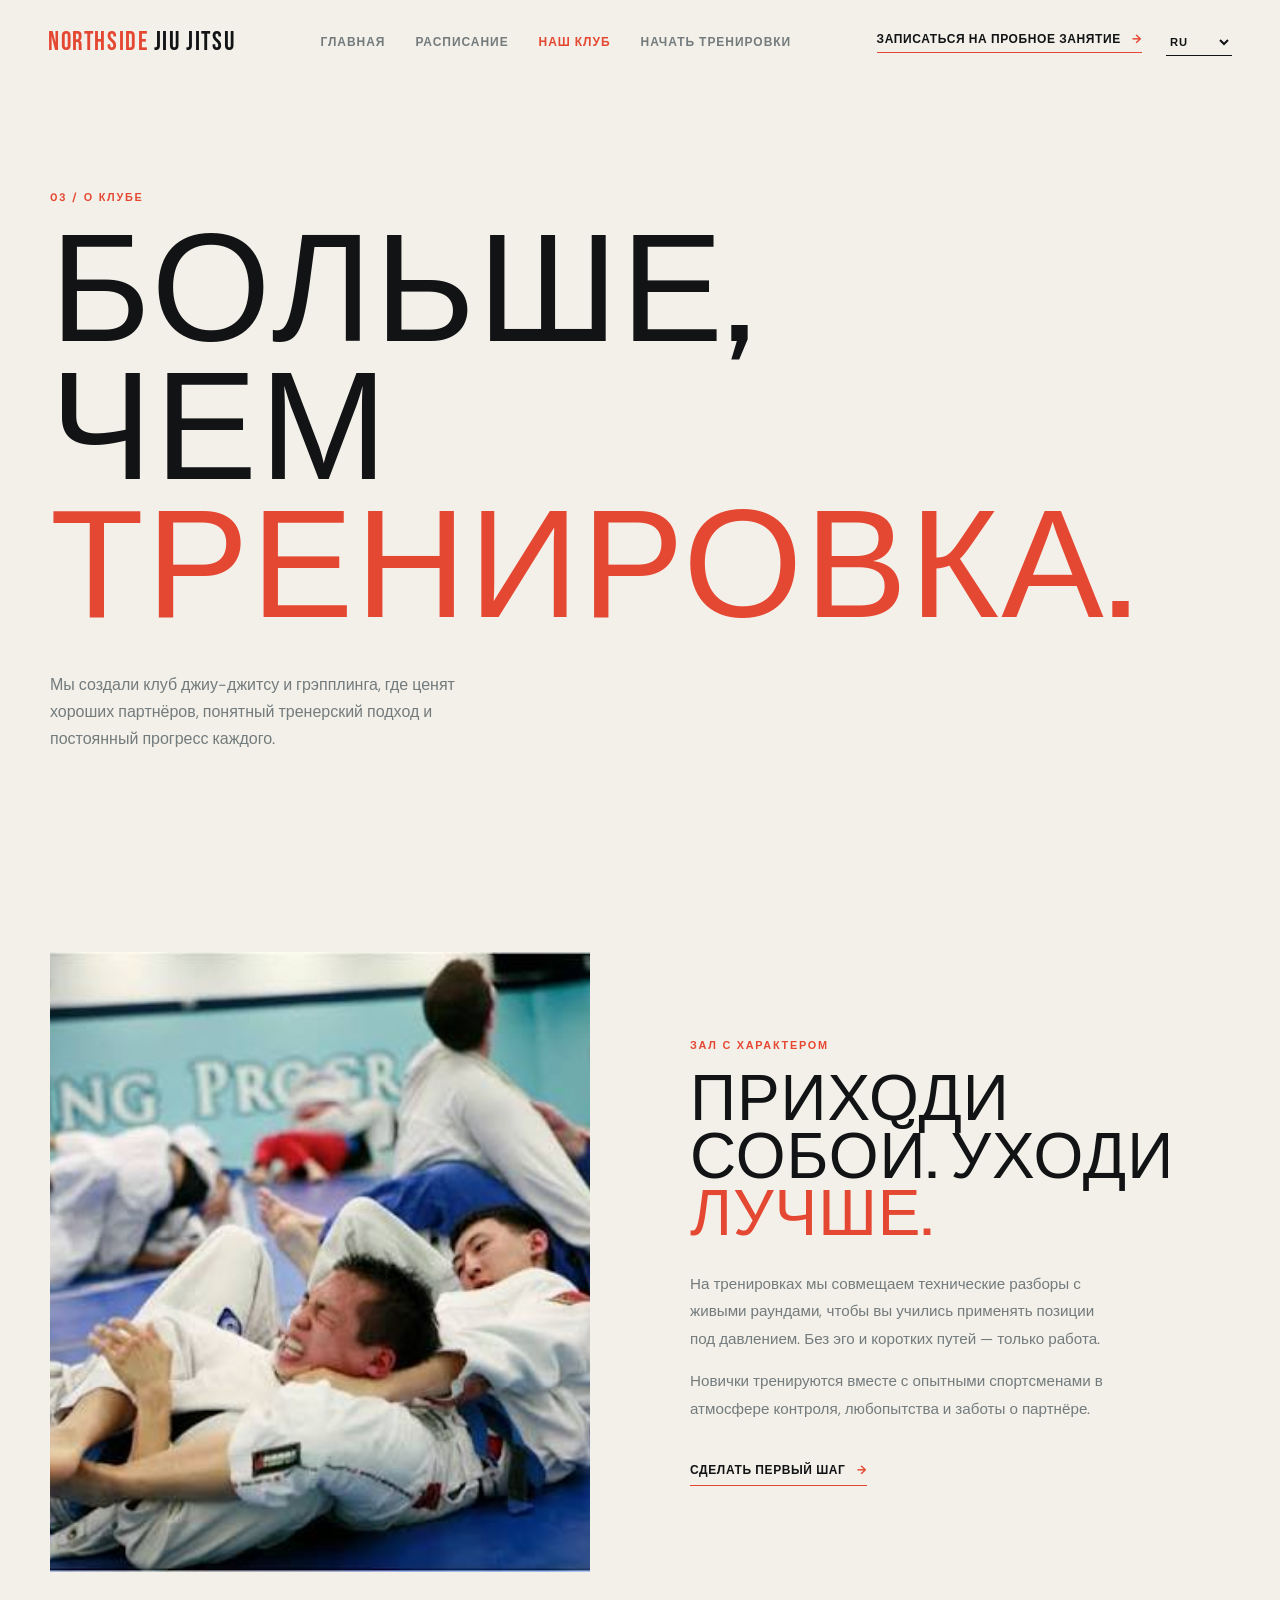
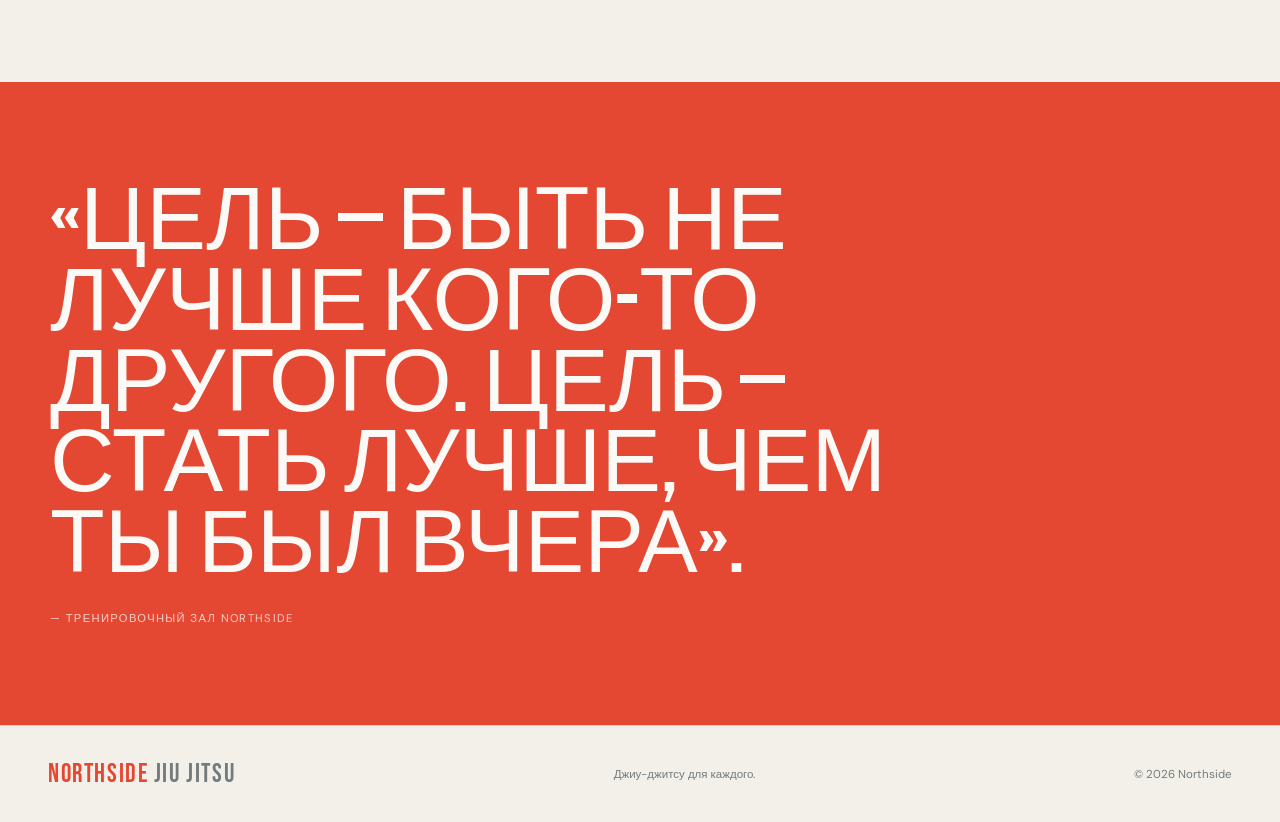
<file: about.html>
<!DOCTYPE html>
<html lang="ru">
<head><meta charset="UTF-8"><meta name="viewport" content="width=device-width, initial-scale=1.0"><title>Наш клуб | Northside Jiu Jitsu</title><link rel="preconnect" href="https://fonts.googleapis.com"><link rel="preconnect" href="https://fonts.gstatic.com" crossorigin><link href="https://fonts.googleapis.com/css2?family=Barlow+Condensed:wght@500;600;700&family=Bebas+Neue&family=DM+Sans:wght@400;500;700&display=swap" rel="stylesheet"><link rel="stylesheet" href="styles.css"></head>
<body><header class="site-header dark"><a class="logo" href="index.html"><span>Northside</span> Jiu Jitsu</a><button class="menu-toggle" type="button" aria-label="Открыть навигацию" aria-expanded="false">Меню</button><nav class="site-nav" aria-label="Основная навигация"><a href="index.html">Главная</a><a href="shop.html">Расписание</a><a class="active" href="about.html">Наш клуб</a><a href="contacts.html">Начать тренировки</a></nav><a class="header-link" href="contacts.html">Записаться на пробное занятие <span>&rarr;</span></a></header>
	<main><section class="page-hero page-width"><p class="eyebrow">03 / О клубе</p><h1>Больше, чем<br><em>тренировка.</em></h1><p class="hero-text">Мы создали клуб джиу-джитсу и грэпплинга, где ценят хороших партнёров, понятный тренерский подход и постоянный прогресс каждого.</p></section><section class="story-layout page-width section-pad"><div class="story-photo"><img src="images/images (1).jpg" alt="Грэпплеры отрабатывают технику джиу-джитсу"></div><div class="story-copy"><div class="section-label">Зал с характером</div><h2>Приходи собой. Уходи <em>лучше.</em></h2><p>На тренировках мы совмещаем технические разборы с живыми раундами, чтобы вы учились применять позиции под давлением. Без эго и коротких путей — только работа.</p><p>Новички тренируются вместе с опытными спортсменами в атмосфере контроля, любопытства и заботы о партнёре.</p><a class="text-link" href="contacts.html">Сделать первый шаг <span>&rarr;</span></a></div></section><section class="quote-section"><div class="page-width"><p class="quote">«Цель — быть не лучше кого-то другого. Цель — стать лучше, чем ты был вчера».</p><p class="quote-credit">— Тренировочный зал Northside</p></div></section></main>
	<footer class="site-footer"><a class="logo" href="index.html"><span>Northside</span> Jiu Jitsu</a><p>Джиу-джитсу для каждого.</p><p>&copy; <span data-year></span> Northside</p></footer><script src="script.js"></script></body></html>
</file>
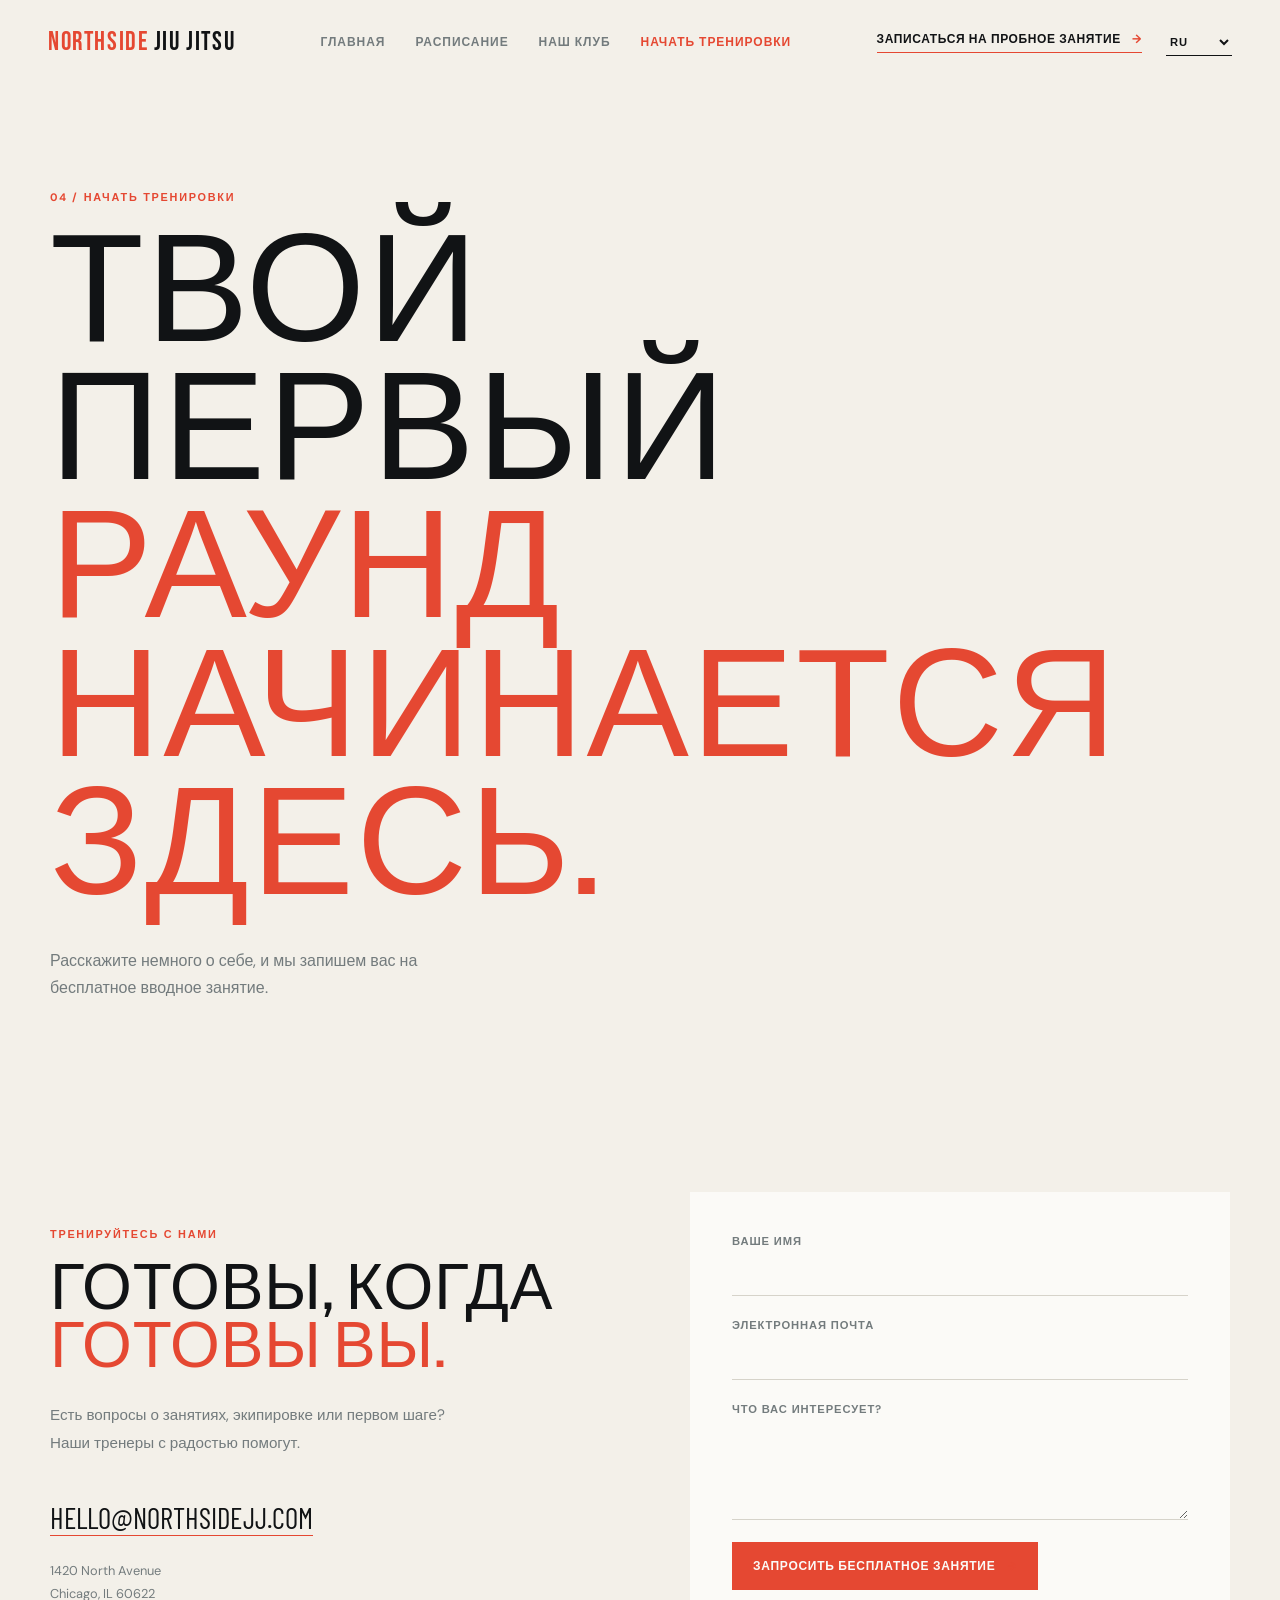
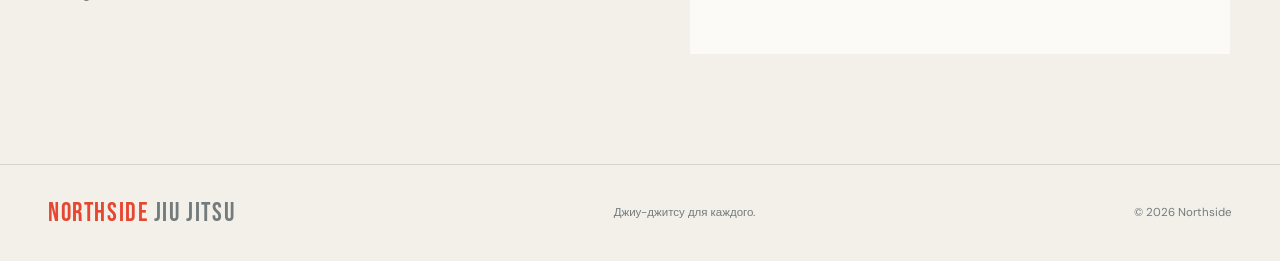
<file: contacts.html>
<!DOCTYPE html>
<html lang="ru">
<head><meta charset="UTF-8"><meta name="viewport" content="width=device-width, initial-scale=1.0"><title>Начать тренировки | Northside Jiu Jitsu</title><link rel="preconnect" href="https://fonts.googleapis.com"><link rel="preconnect" href="https://fonts.gstatic.com" crossorigin><link href="https://fonts.googleapis.com/css2?family=Barlow+Condensed:wght@500;600;700&family=Bebas+Neue&family=DM+Sans:wght@400;500;700&display=swap" rel="stylesheet"><link rel="stylesheet" href="styles.css"></head>
<body><header class="site-header dark"><a class="logo" href="index.html"><span>Northside</span> Jiu Jitsu</a><button class="menu-toggle" type="button" aria-label="Открыть навигацию" aria-expanded="false">Меню</button><nav class="site-nav" aria-label="Основная навигация"><a href="index.html">Главная</a><a href="shop.html">Расписание</a><a href="about.html">Наш клуб</a><a class="active" href="contacts.html">Начать тренировки</a></nav><a class="header-link" href="contacts.html">Записаться на пробное занятие <span>&rarr;</span></a></header>
	<main><section class="page-hero page-width contact-hero"><p class="eyebrow">04 / Начать тренировки</p><h1>Твой первый<br><em>раунд начинается здесь.</em></h1><p class="hero-text">Расскажите немного о себе, и мы запишем вас на бесплатное вводное занятие.</p></section><section class="contact-layout page-width section-pad"><div class="contact-details"><div class="section-label">Тренируйтесь с нами</div><h2>Готовы, когда <em>готовы вы.</em></h2><p>Есть вопросы о занятиях, экипировке или первом шаге? Наши тренеры с радостью помогут.</p><a class="contact-email" href="mailto:hello@northsidejj.com">hello@northsidejj.com</a><p class="contact-address">1420 North Avenue<br>Chicago, IL 60622</p></div><form class="contact-form"><label for="name">Ваше имя<input id="name" name="name" type="text" required></label><label for="email">Электронная почта<input id="email" name="email" type="email" required></label><label for="message">Что вас интересует?<textarea id="message" name="message" rows="5" required></textarea></label><button class="button" type="submit">Запросить бесплатное занятие <span>&rarr;</span></button><p class="form-status" role="status"></p></form></section></main><footer class="site-footer"><a class="logo" href="index.html"><span>Northside</span> Jiu Jitsu</a><p>Джиу-джитсу для каждого.</p><p>&copy; <span data-year></span> Northside</p></footer><script src="script.js"></script></body></html>
</file>
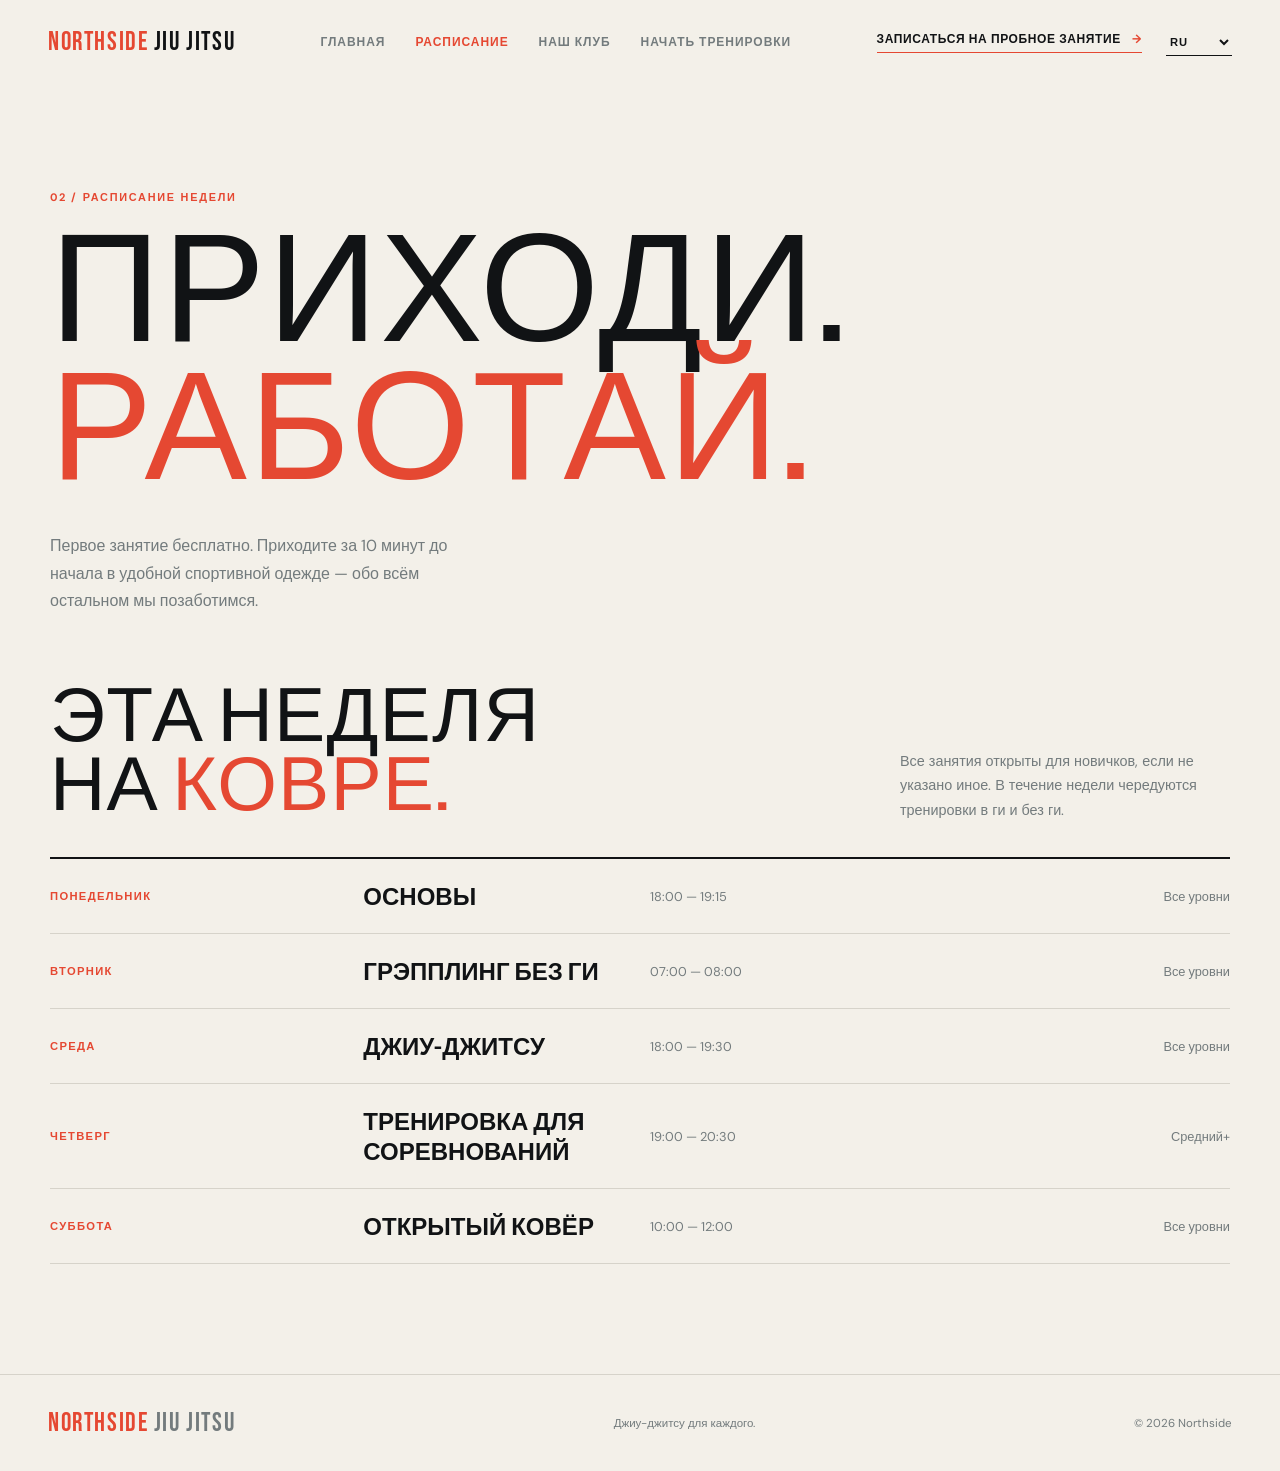
<file: shop.html>
<!DOCTYPE html>
<html lang="ru">
<head><meta charset="UTF-8"><meta name="viewport" content="width=device-width, initial-scale=1.0"><title>Расписание | Northside Jiu Jitsu</title><link rel="preconnect" href="https://fonts.googleapis.com"><link rel="preconnect" href="https://fonts.gstatic.com" crossorigin><link href="https://fonts.googleapis.com/css2?family=Barlow+Condensed:wght@500;600;700&family=Bebas+Neue&family=DM+Sans:wght@400;500;700&display=swap" rel="stylesheet"><link rel="stylesheet" href="styles.css"></head>
<body><header class="site-header dark"><a class="logo" href="index.html"><span>Northside</span> Jiu Jitsu</a><button class="menu-toggle" type="button" aria-label="Открыть навигацию" aria-expanded="false">Меню</button><nav class="site-nav" aria-label="Основная навигация"><a href="index.html">Главная</a><a class="active" href="shop.html">Расписание</a><a href="about.html">Наш клуб</a><a href="contacts.html">Начать тренировки</a></nav><a class="header-link" href="contacts.html">Записаться на пробное занятие <span>&rarr;</span></a></header>
	<main><section class="page-hero page-width schedule-hero"><p class="eyebrow">02 / Расписание недели</p><h1>Приходи.<br><em>Работай.</em></h1><p class="hero-text">Первое занятие бесплатно. Приходите за 10 минут до начала в удобной спортивной одежде — обо всём остальном мы позаботимся.</p></section><section class="schedule page-width section-pad"><div class="schedule-intro"><h2>Эта неделя<br>на <em>ковре.</em></h2><p>Все занятия открыты для новичков, если не указано иное. В течение недели чередуются тренировки в ги и без ги.</p></div><div class="schedule-table"><div class="class-row"><p class="class-day">Понедельник</p><p class="class-name">Основы</p><p class="class-time">18:00 — 19:15</p><p class="class-level">Все уровни</p></div><div class="class-row"><p class="class-day">Вторник</p><p class="class-name">Грэпплинг без ги</p><p class="class-time">07:00 — 08:00</p><p class="class-level">Все уровни</p></div><div class="class-row"><p class="class-day">Среда</p><p class="class-name">Джиу-джитсу</p><p class="class-time">18:00 — 19:30</p><p class="class-level">Все уровни</p></div><div class="class-row"><p class="class-day">Четверг</p><p class="class-name">Тренировка для соревнований</p><p class="class-time">19:00 — 20:30</p><p class="class-level">Средний+</p></div><div class="class-row"><p class="class-day">Суббота</p><p class="class-name">Открытый ковёр</p><p class="class-time">10:00 — 12:00</p><p class="class-level">Все уровни</p></div></div></section></main>
	<footer class="site-footer"><a class="logo" href="index.html"><span>Northside</span> Jiu Jitsu</a><p>Джиу-джитсу для каждого.</p><p>&copy; <span data-year></span> Northside</p></footer><script src="script.js"></script></body></html>
</file>
<file: styles.css>
:root {
	--black: #111315;
	--charcoal: #1b2022;
	--cream: #f3f0e9;
	--white: #fbfaf7;
	--red: #e54832;
	--red-dark: #b93224;
	--grey: #737b7d;
	--line: #d6d3ca;
}
* { box-sizing: border-box; }
html { scroll-behavior: smooth; }
body { margin: 0; min-width: 320px; background: var(--cream); color: var(--black); font-family: "DM Sans", sans-serif; }
a { color: inherit; text-decoration: none; }
button, input, textarea { font: inherit; }
.page-width { width: min(1180px, calc(100% - 96px)); margin: 0 auto; }
.site-header { position: absolute; top: 0; left: 0; z-index: 10; display: flex; align-items: center; width: 100%; padding: 26px 48px; color: var(--white); }
.site-header.dark { color: var(--black); }
.logo { font-family: "Bebas Neue", sans-serif; font-size: 1.65rem; letter-spacing: .06em; }
.logo span { color: var(--red); }
.site-nav { display: flex; gap: 30px; margin: 0 auto; color: rgba(251,250,247,.68); font-size: .75rem; font-weight: 700; letter-spacing: .08em; text-transform: uppercase; }
.site-header.dark .site-nav { color: var(--grey); }
.site-nav a { transition: color 180ms ease; }
.site-nav a:hover, .site-nav .active { color: var(--red); }
.header-link { border-bottom: 1px solid var(--red); padding-bottom: 5px; font-size: .75rem; font-weight: 700; letter-spacing: .05em; text-transform: uppercase; }
.header-link span, .text-link span, .button span { display: inline-block; margin-left: 8px; color: var(--red); transition: transform 180ms ease; }
.header-link:hover span, .text-link:hover span, .button:hover span { transform: translateX(4px); }
.menu-toggle { display: none; border: 0; background: transparent; color: inherit; cursor: pointer; font-size: .75rem; font-weight: 700; letter-spacing: .08em; text-transform: uppercase; }
.language-select { margin-left: 24px; padding: 6px 22px 6px 0; border: 0; border-bottom: 1px solid currentColor; background: transparent; color: inherit; cursor: pointer; font-size: .7rem; font-weight: 700; letter-spacing: .08em; text-transform: uppercase; }
.language-select option { color: var(--black); }
.hero-home { position: relative; min-height: 760px; overflow: hidden; background: var(--black); color: var(--white); }
.hero-image { position: absolute; inset: 0; background: linear-gradient(90deg, rgba(9,11,12,.9), rgba(9,11,12,.16) 78%), url("images/Jiu-Jitsu-class-at-The-Ottawa-Jiu-Jitsu-Club.webp") center / cover; transform: scale(1.02); animation: slow-zoom 12s ease-out both; }
.hero-copy { position: relative; z-index: 1; display: flex; flex-direction: column; justify-content: center; min-height: 760px; padding-top: 70px; }
.eyebrow { margin: 0 0 22px; color: var(--red); font-size: .68rem; font-weight: 700; letter-spacing: .16em; text-transform: uppercase; }
.eyebrow.light { color: #ff705b; }
h1, h2 { margin: 0; font-family: "Bebas Neue", sans-serif; font-weight: 400; letter-spacing: .015em; line-height: .9; text-transform: uppercase; }
h1 { max-width: 800px; font-size: clamp(5rem, 11vw, 10.5rem); }
h1 em, h2 em { color: var(--red); font-style: normal; }
.hero-text { max-width: 430px; margin: 30px 0; color: var(--grey); font-size: 1rem; line-height: 1.7; }
.hero-copy .hero-text { color: rgba(251,250,247,.76); }
.button { display: inline-block; width: fit-content; padding: 15px 20px; border: 1px solid var(--red); background: var(--red); color: var(--white); cursor: pointer; font-size: .75rem; font-weight: 700; letter-spacing: .06em; text-transform: uppercase; transition: background 180ms ease, transform 180ms ease; }
.button:hover { background: var(--red-dark); transform: translateY(-2px); }
.button-light { border-color: rgba(251,250,247,.65); background: transparent; }
.button-light:hover { border-color: var(--red); background: var(--red); }
.hero-caption { position: absolute; right: 48px; bottom: 32px; z-index: 1; color: rgba(251,250,247,.62); font-size: .67rem; letter-spacing: .12em; text-transform: uppercase; }
.hero-caption span { margin-left: 28px; color: var(--red); }
.section-pad { padding-top: 110px; padding-bottom: 110px; }
.section-label { color: var(--red); font-size: .68rem; font-weight: 700; letter-spacing: .16em; text-transform: uppercase; }
.intro-grid { display: grid; grid-template-columns: 1fr 1fr; gap: 100px; margin-top: 38px; }
h2 { font-size: clamp(3.4rem, 6vw, 6.3rem); }
.large-copy { margin: 0 0 20px; font-family: "Barlow Condensed", sans-serif; font-size: 1.65rem; font-weight: 500; line-height: 1.15; text-transform: uppercase; }
.intro-grid p:not(.large-copy), .story-copy p, .contact-details p { max-width: 430px; color: var(--grey); font-size: .95rem; line-height: 1.8; }
.text-link { display: inline-block; margin-top: 24px; padding-bottom: 7px; border-bottom: 1px solid var(--red); font-size: .75rem; font-weight: 700; letter-spacing: .05em; text-transform: uppercase; }
.feature-section { background: var(--charcoal); color: var(--white); }
.feature-heading { display: flex; align-items: end; justify-content: space-between; gap: 30px; margin: 38px 0; }
.feature-heading .text-link { color: var(--white); }
.feature-image { position: relative; height: min(58vw, 650px); overflow: hidden; }
.feature-image img { width: 100%; height: 100%; object-fit: cover; opacity: .88; }
.image-note { position: absolute; right: 22px; bottom: 20px; color: var(--white); font-size: .67rem; letter-spacing: .12em; text-transform: uppercase; }
.page-hero { padding-top: 190px; padding-bottom: 90px; }
.page-hero h1 { max-width: 900px; font-size: clamp(5rem, 12vw, 11rem); }
.page-hero .hero-text { margin-bottom: 0; }
.story-layout, .contact-layout { display: grid; grid-template-columns: 1fr 1fr; gap: 100px; align-items: center; }
.story-photo { height: 620px; overflow: hidden; }
.story-photo img { width: 100%; height: 100%; object-fit: cover; }
.story-copy h2, .contact-details h2 { margin: 20px 0 26px; font-size: clamp(3.5rem, 5vw, 5.5rem); }
.quote-section { padding: 100px 0; background: var(--red); color: var(--white); }
.quote { max-width: 900px; margin: 0; font-family: "Bebas Neue", sans-serif; font-size: clamp(3.2rem, 7vw, 7rem); line-height: .9; text-transform: uppercase; }
.quote-credit { margin: 26px 0 0; color: rgba(251,250,247,.75); font-size: .7rem; letter-spacing: .12em; text-transform: uppercase; }
.schedule-hero { padding-bottom: 70px; }
.schedule { padding-top: 0; }
.schedule-intro { display: flex; align-items: end; justify-content: space-between; gap: 30px; margin-bottom: 35px; }
.schedule-intro h2 { font-size: clamp(3.5rem, 6vw, 6rem); }
.schedule-intro p { max-width: 330px; margin: 0; color: var(--grey); font-size: .9rem; line-height: 1.7; }
.schedule-table { border-top: 2px solid var(--black); }
.class-row { display: grid; grid-template-columns: 1.1fr 1fr 1.4fr .7fr; gap: 20px; align-items: center; padding: 22px 0; border-bottom: 1px solid var(--line); }
.class-row > * { margin: 0; }
.class-day { color: var(--red); font-size: .7rem; font-weight: 700; letter-spacing: .12em; text-transform: uppercase; }
.class-name { font-family: "Barlow Condensed", sans-serif; font-size: 1.5rem; font-weight: 600; text-transform: uppercase; }
.class-time, .class-level { color: var(--grey); font-size: .8rem; }
.class-level { text-align: right; }
.contact-hero { padding-bottom: 80px; }
.contact-email { display: inline-block; margin: 28px 0 10px; border-bottom: 1px solid var(--red); font-family: "Barlow Condensed", sans-serif; font-size: 1.8rem; text-transform: uppercase; }
.contact-address { font-size: .8rem !important; }
.contact-form { display: flex; flex-direction: column; gap: 22px; padding: 42px; background: var(--white); }
.contact-form label { color: var(--grey); font-size: .7rem; font-weight: 700; letter-spacing: .08em; text-transform: uppercase; }
.contact-form input, .contact-form textarea { display: block; width: 100%; margin-top: 9px; padding: 12px 0; border: 0; border-bottom: 1px solid var(--line); outline: 0; background: transparent; color: var(--black); resize: vertical; }
.contact-form input:focus, .contact-form textarea:focus { border-color: var(--red); }
.form-status { margin: 0; color: var(--red); font-size: .8rem; }
.site-footer { display: flex; align-items: center; justify-content: space-between; gap: 24px; padding: 32px 48px; border-top: 1px solid var(--line); color: var(--grey); font-size: .72rem; }
.site-footer p { margin: 0; }
@keyframes slow-zoom { from { transform: scale(1.1); } to { transform: scale(1.02); } }
@media (max-width: 760px) {
	.page-width { width: min(100% - 40px, 560px); }
	.site-header { padding: 22px 20px; }
	.menu-toggle { display: block; margin-left: auto; padding: 8px 0; }
	.site-nav { position: absolute; top: 70px; right: 20px; display: none; flex-direction: column; gap: 18px; padding: 20px; background: var(--white); box-shadow: 0 12px 30px rgba(0,0,0,.16); }
	.site-nav.open { display: flex; }
	.site-header:not(.dark) .site-nav { color: var(--black); }
	.header-link { display: none; }
	.language-select { margin-left: 20px; }
	.hero-home, .hero-copy { min-height: 680px; }
	.hero-caption { right: 20px; bottom: 20px; }
	.intro-grid, .story-layout, .contact-layout { grid-template-columns: 1fr; gap: 48px; }
	.section-pad { padding-top: 78px; padding-bottom: 78px; }
	.feature-heading, .schedule-intro { align-items: start; flex-direction: column; }
	.feature-image { height: 70vw; }
	.page-hero { padding-top: 150px; padding-bottom: 65px; }
	.story-photo { height: 420px; }
	.class-row { grid-template-columns: 1fr 1fr; gap: 10px; padding: 18px 0; }
	.class-time, .class-level { text-align: left; }
	.class-name { grid-column: 1 / -1; grid-row: 2; }
	.class-time { grid-column: 1; grid-row: 3; }
	.class-level { grid-column: 2; grid-row: 3; }
	.contact-form { padding: 28px 22px; }
	.site-footer { align-items: flex-start; flex-direction: column; padding: 30px 20px; }
}
@media (prefers-reduced-motion: reduce) { *, *::before, *::after { animation-duration: .01ms !important; transition-duration: .01ms !important; scroll-behavior: auto !important; } }
</file>
